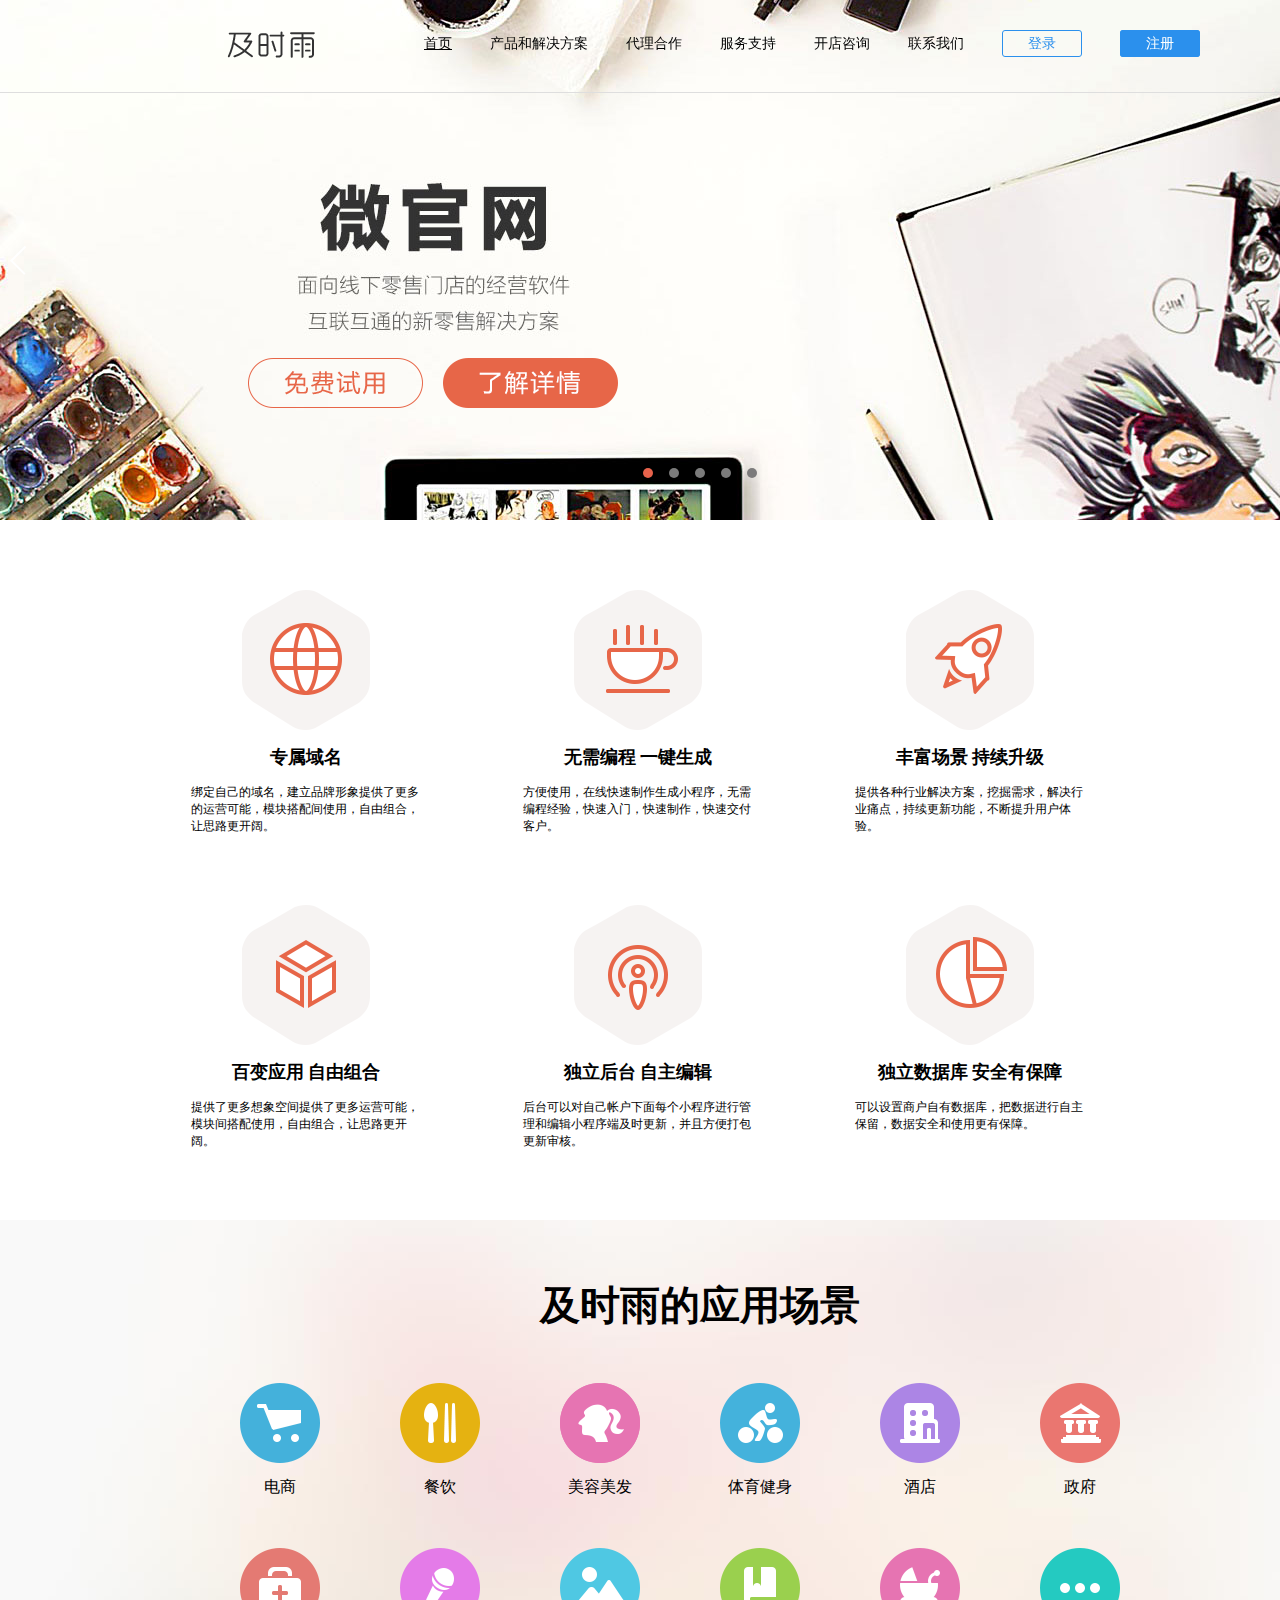
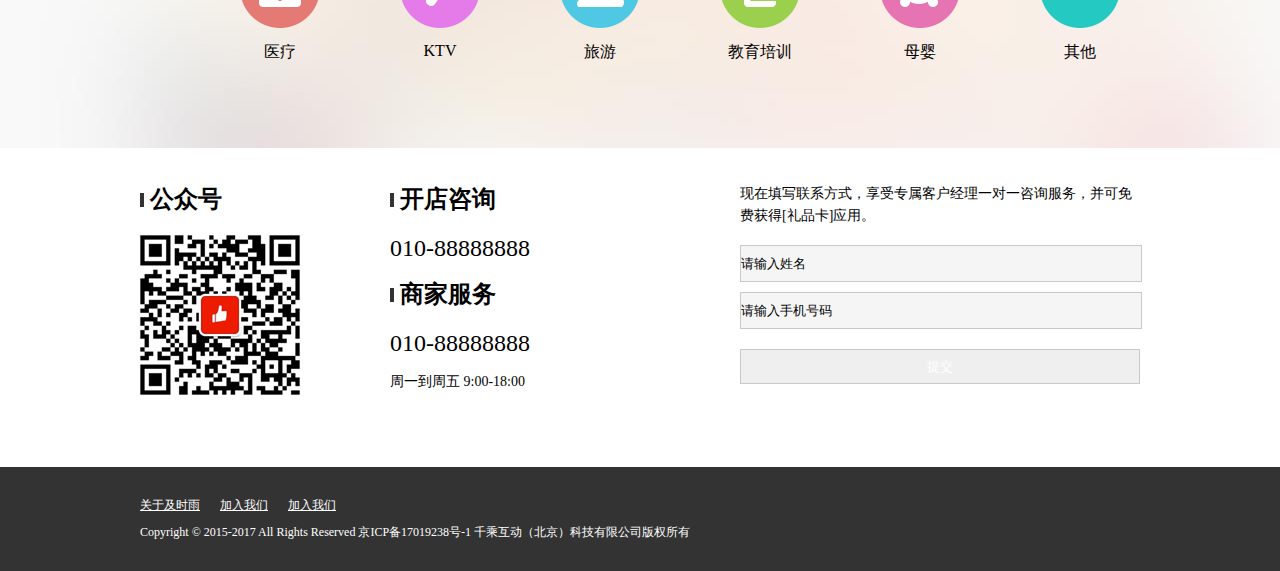
<file: index.html>
<!doctype html>
<html>
<head>
<meta charset="utf-8">
<title>及时雨_小程序开发&nbsp;小商户系统解决方案提供商</title>
<meta name="description" content="千乘互动公司是行业小商户系统解决方案提供商，微信小程序开发服务提供商" />
<link href="css/css.css" rel="stylesheet" type="text/css">
<link href="css/index.css" rel="stylesheet" type="text/css">
<link href="css/footer.css" rel="stylesheet" type="text/css">

<link rel="stylesheet" href="css/idangerous.swiper2.7.6.css">
<link rel="stylesheet" href="css/animate.min.css">
<link rel="stylesheet" href="css/style.css">
</head>

<body>
<div class="indexhead">
   <div class="midhead">

       <div class="swiper-container">
                <div class="navi">
                      <div class="menus">
                          <div class="logo"><img src="images/logo.png" alt="及时雨"></div>
                          <div class="menu">
                             <ul>
                                <li class="seled"><a href="#">首页</a></li>
                                <li><a href="#">产品和解决方案</a></li>
                                <li><a href="#">代理合作</a></li>
                                <li><a href="#">服务支持</a></li>
                                <li><a href="#">开店咨询</a></li>
                                <li><a href="#">联系我们</a></li>
                                <li class="btn_login">
                                      <a href="#">登录</a>
                                </li>
                                <li class="btn_register">
                                      <a href="#">注册</a>
                                </li>
                             </ul>
                          </div>
                      </div>
                </div>
            <a class="arrow-left" href="#"></a> 
            <a class="arrow-right" href="#"></a>
               
            <div class="swiper-wrapper">
               
                <div class="swiper-slide slide1">
                    <a href="" class="inner">
                        <a href="#" target="_blank"><img src="images/button_try.png" class="mfsy" alt="免费试用" /></a>
                        <a href="#" target="_blank"><img src="images/button_detail.png" class="ljxq" alt="了解详情" /></a>
                    </a>
                </div>
                <div class="swiper-slide slide2">
                    <a href="" class="inner">
                       <a href="#" target="_blank"><img src="images/button_try.png" class="mfsy" alt="免费试用" /></a>
                        <a href="#" target="_blank"><img src="images/button_detail.png" class="ljxq" alt="了解详情" /></a>
                    </a>
                </div>
                <div class="swiper-slide slide3">
                    <div class="inner">                        
                        <a href="#" target="_blank"><img src="images/button_try.png" class="mfsy" alt="免费试用" /></a>
                        <a href="#" target="_blank"><img src="images/button_detail.png" class="ljxq" alt="了解详情" /></a>
                    </div>    
                </div>
                <div class="swiper-slide slide4">
                    <div class="inner">                        
                        <a href="#" target="_blank"><img src="images/button_try.png" class="mfsy" alt="免费试用" /></a>
                        <a href="#" target="_blank"><img src="images/button_detail.png" class="ljxq" alt="了解详情" /></a>
                    </div>    
                </div>
                <div class="swiper-slide slide5">
                    <div class="inner">                        
                        <a href="#" target="_blank"><img src="images/button_try.png" class="mfsy" alt="免费试用" /></a>
                        <a href="#" target="_blank"><img src="images/button_detail.png" class="ljxq" alt="了解详情" /></a>
                    </div>    
                </div>
                
            </div>
                   
            <div class="pagination"></div>
            </div> 
       
   </div>
</div>
<!---->
<div class="indexbodypart">
   <div class="features">
       <img src="images/feature01.png" alt="专属域名" />
       <h4>专属域名</h4>
       <p>绑定自己的域名，建立品牌形象提供了更多的运营可能，模块搭配间使用，自由组合，让思路更开阔。</p>
   </div>
   <div class="features">
       <img src="images/feature02.png" alt="无需编程 一键生成" />
       <h4>无需编程 一键生成</h4>
       <p>方便使用，在线快速制作生成小程序，无需编程经验，快速入门，快速制作，快速交付客户。</p>
   </div>
   <div class="features">
       <img src="images/feature03.png" alt="丰富场景 持续升级" />
       <h4>丰富场景 持续升级</h4>
       <p>提供各种行业解决方案，挖掘需求，解决行业痛点，持续更新功能，不断提升用户体验。</p>
   </div>
   <div class="features">
       <img src="images/feature04.png" alt="百变应用 自由组合" />
       <h4>百变应用 自由组合</h4>
       <p>提供了更多想象空间提供了更多运营可能，模块间搭配使用，自由组合，让思路更开阔。</p>
   </div>
   <div class="features">
       <img src="images/feature05.png" alt="独立后台 自主编辑" />
       <h4>独立后台 自主编辑</h4>
       <p>后台可以对自己帐户下面每个小程序进行管理和编辑小程序端及时更新，并且方便打包更新审核。</p>
   </div>
   <div class="features">
       <img src="images/feature06.png" alt="独立数据库 安全有保障" />
       <h4>独立数据库 安全有保障</h4>
       <p>可以设置商户自有数据库，把数据进行自主保留，数据安全和使用更有保障。</p>
   </div>
</div>
<div class="clear"></div>
<div class="indexbody">
    <div class="indexbodypart">
    	<h3>及时雨的应用场景</h3>
        <ul>
           <li><img src="images/industry_01.png" alt="电商" /><p>电商</p></li>
           <li><img src="images/industry_02.png" alt="餐饮" /><p>餐饮</p></li>
           <li><img src="images/industry_03.png" alt="美容美发" /><p>美容美发</p></li>
           <li><img src="images/industry_04.png" alt="体育健身" /><p>体育健身</p></li>
           <li><img src="images/industry_05.png" alt="酒店" /><p>酒店</p></li>
           <li><img src="images/industry_06.png" alt="政府" /><p>政府</p></li>
           <li><img src="images/industry_07.png" alt="医疗" /><p>医疗</p></li>
           <li><img src="images/industry_08.png" alt="KTV" /><p>KTV</p></li>
           <li><img src="images/industry_09.png" alt="旅游" /><p>旅游</p></li>
           <li><img src="images/industry_10.png" alt="教育培训" /><p>教育培训</p></li>
           <li><img src="images/industry_11.png" alt="母婴" /><p>母婴</p></li>
           <li><img src="images/industry_12.png" alt="其他" /><p>其他</p></li>
        </ul>
    </div>
</div>
<div class="clear"></div>
<div class="indexbodypart">
   <div class="wx">
       <h5><img src="images/shu.png" />&nbsp;公众号</h5>
       <p><img src="images/qrcode.png" /></p>
   </div>
   <div class="contact">
       <h5><img src="images/shu.png" />&nbsp;开店咨询</h5>
       <p>010-88888888</p>
       <h5><img src="images/shu.png" />&nbsp;商家服务</h5>
       <p>010-88888888</p>
       <p class="servtime">周一到周五 9:00-18:00</p>
   </div>
   <div class="customerinfo">
       <p>现在填写联系方式，享受专属客户经理一对一咨询服务，并可免
费获得[礼品卡]应用。</p>
       <form action="#" name="formcustomer" method="post">
           <input class="input1" type="text" name="name" value="请输入姓名" />
           <input class="input1" type="text" name="mobilephone" value="请输入手机号码" />
           <input class="submit1" type="submit" name="submit1" value="提交" />
       </form>
   </div>
</div>
<div class="clear"></div>
<div class="footer">
    <div class="footerinfo">
         <div class="aboutlinks">
             <ul>
                <li><a href="#">关于及时雨</a></li>
                <li><a href="#">加入我们</a></li>
                <li><a href="#">加入我们</a></li>
             </ul>
         </div>
         <div class="copyrightinfo">Copyright &copy; 2015-2017  All Rights Reserved  京ICP备17019238号-1
千乘互动（北京）科技有限公司版权所有 </div> 
    </div>
</div>

<script src="js/jquery-1.10.1.min.js"></script>
<script src="js/idangerous.swiper2.7.6.min.js"></script>
<script src="js/swiper.animate1.0.2.min.js"></script>
<script>        
var mySwiper = new Swiper ('.swiper-container', {
	pagination: '.pagination',
	paginationClickable :true,
	autoplay : 10000,
	speed:1,

	//autoplayDisableOnInteraction : false,
	
	onInit: function(swiper){ //Swiper2.x的初始化是onFirstInit
		swiperAnimateCache(swiper); //隐藏动画元素 
		swiperAnimate(swiper); //初始化完成开始动画
	}, 
	onSlideChangeEnd: function(swiper){ 
	swiperAnimate(swiper); //每个slide切换结束时也运行当前slide动画
	} 
})
  
$('.arrow-left').on('click', function(e){
	e.preventDefault()
	mySwiper.swipePrev()
})
$('.arrow-right').on('click', function(e){
	e.preventDefault()
	mySwiper.swipeNext()
})    
</script> 
</body>
</html>
</file>
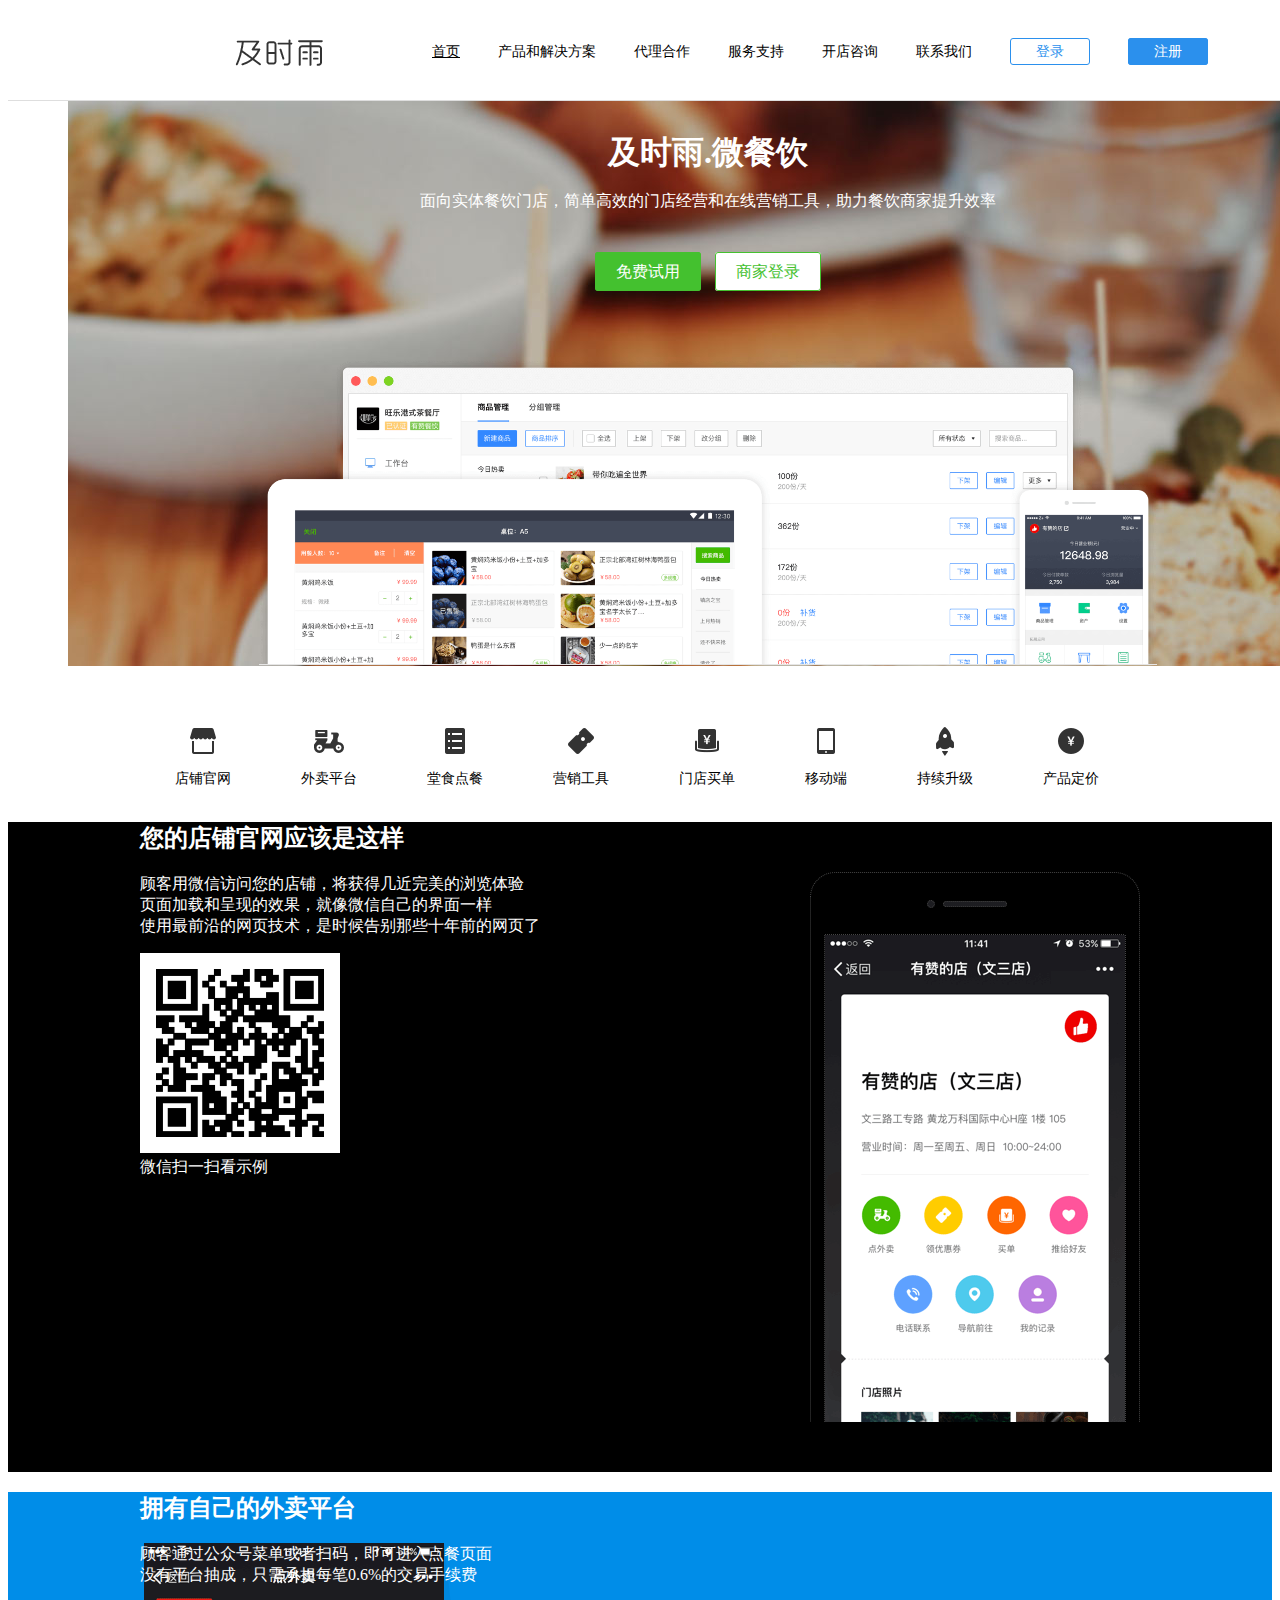
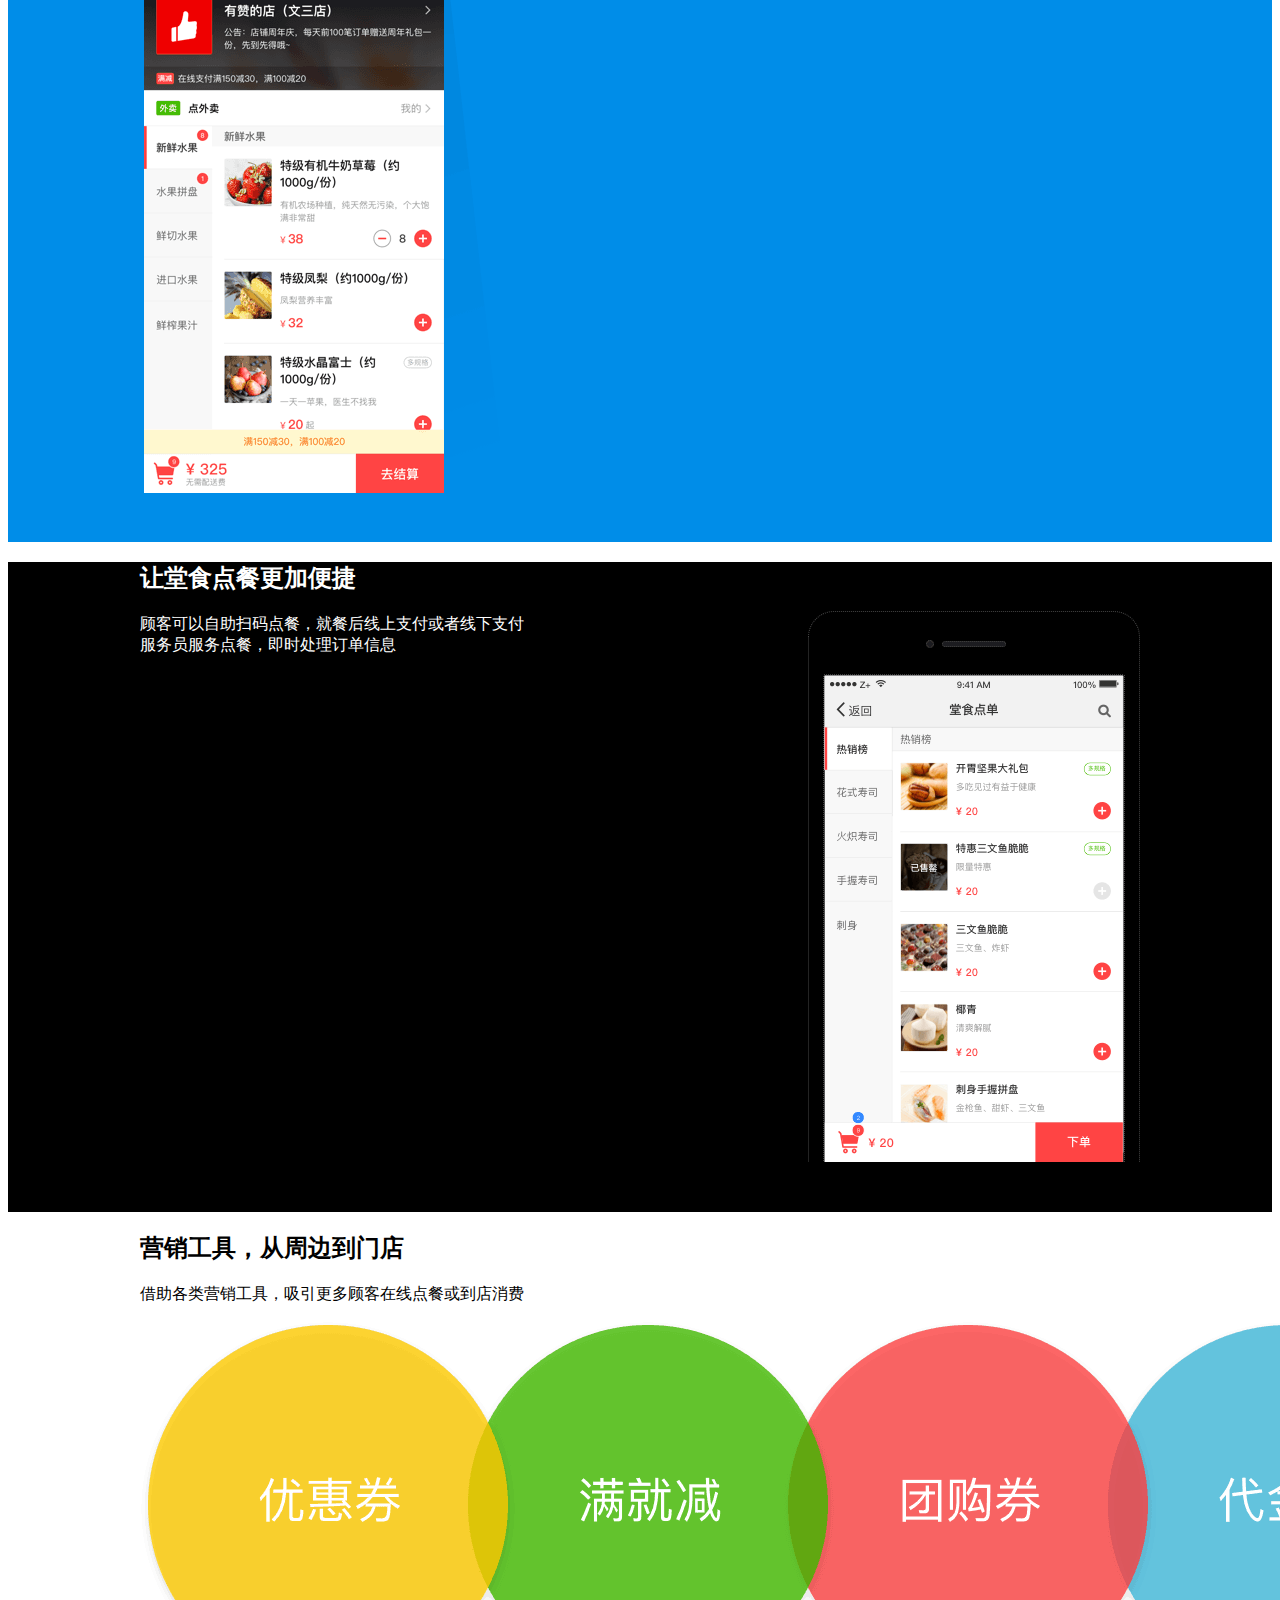
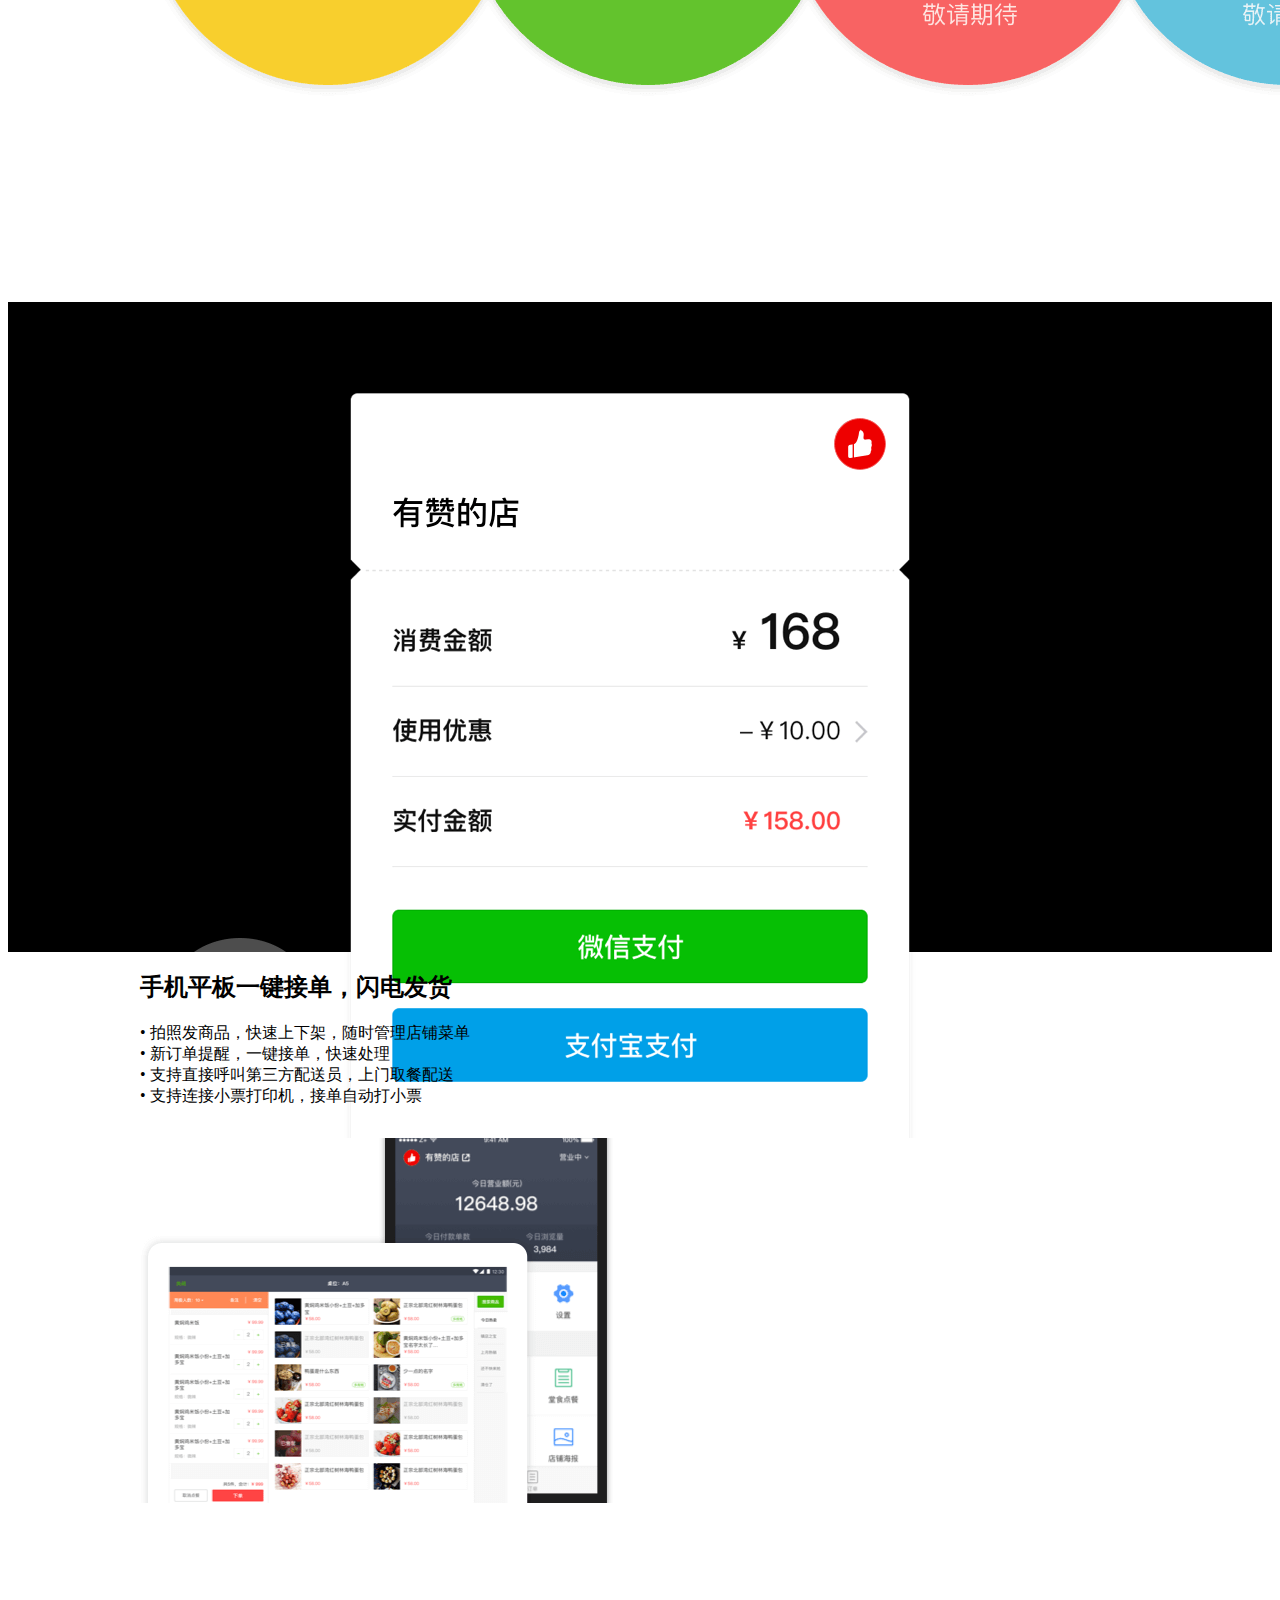
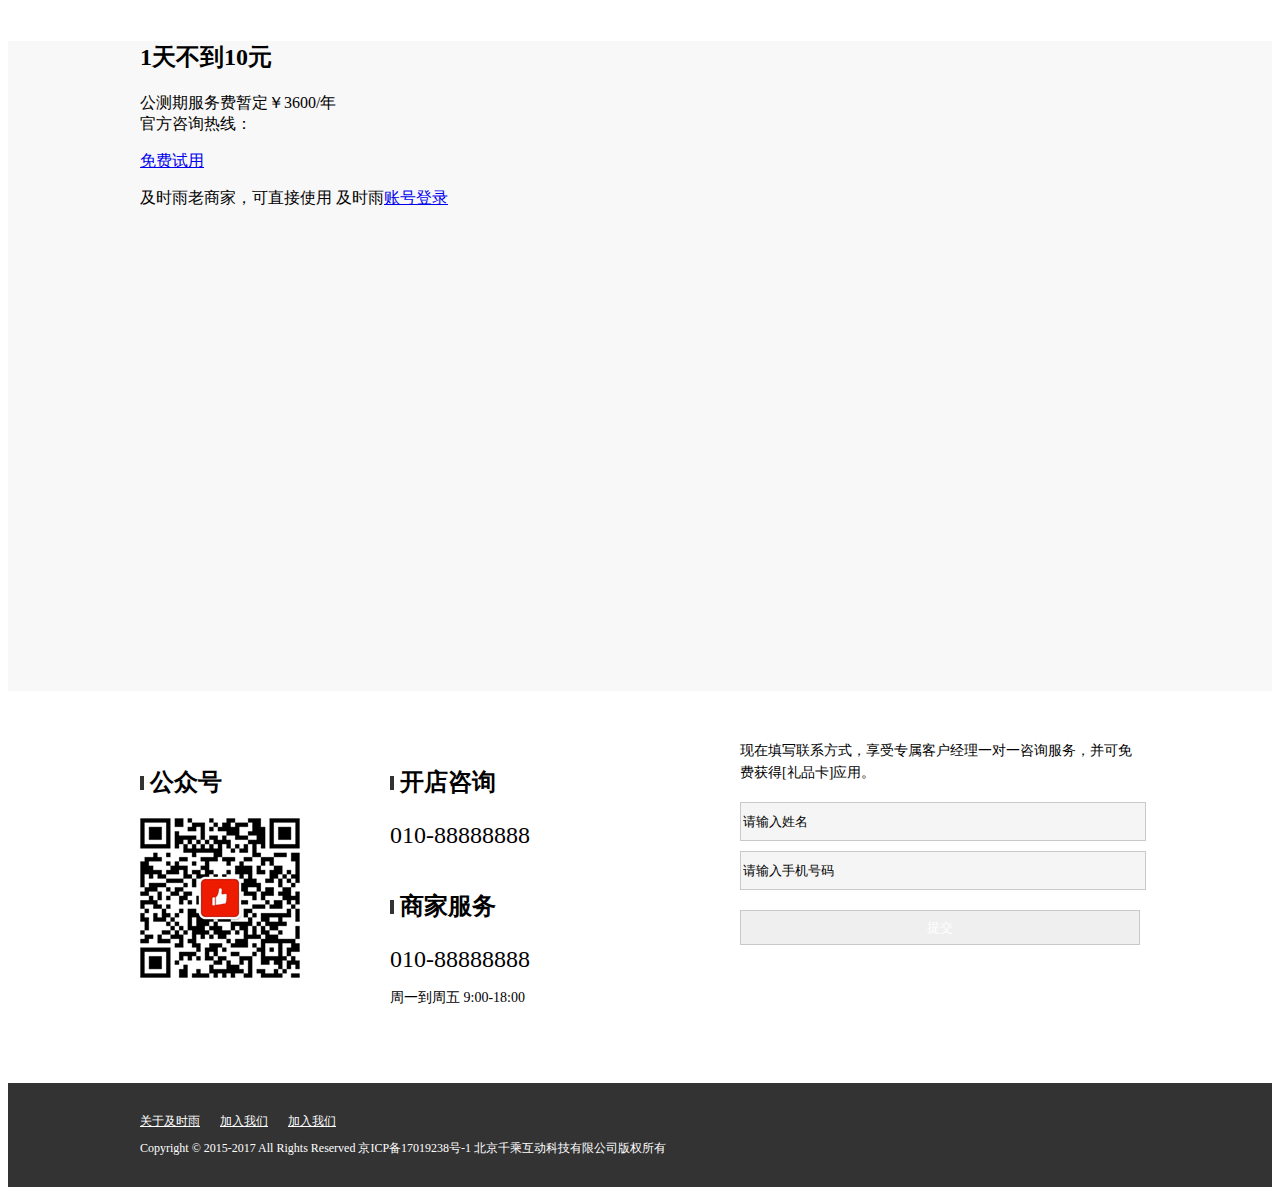
<file: dining.html>
<!doctype html>
<html>
<head>
<meta charset="utf-8">
<title>及时雨微餐饮_系统_开店</title>
<link href="css/css.css" rel="stylesheet" type="text/css">
<link href="css/header.css" rel="stylesheet" type="text/css">
<link href="css/dining.css" rel="stylesheet" type="text/css">
<link href="css/footer.css" rel="stylesheet" type="text/css">
</head>

<body>
<div class="navi">
     <div class="menus">
         <div class="logo"><img src="images/logo.png" alt="及时雨"></div>
         <div class="menu">
            <ul>
               <li class="seled"><a href="#">首页</a></li>
               <li><a href="#">产品和解决方案</a></li>
               <li><a href="#">代理合作</a></li>
               <li><a href="#">服务支持</a></li>
               <li><a href="#">开店咨询</a></li>
               <li><a href="#">联系我们</a></li>
               <li class="btn_login">
                     <a href="#">登录</a>
               </li>
               <li class="btn_register">
                     <a href="#">注册</a>
               </li>
            </ul>
         </div>
     </div>
</div>
<div class="clear"></div>
<div class="mainshow">
    <h1>及时雨.微餐饮</h1>
    <p class="maindescrip">
    面向实体餐饮门店，简单高效的门店经营和在线营销工具，助力餐饮商家提升效率
    </p>
    <div class="btns">
        <a href="#" class="mfsy">免费试用</a>
        <a href="#" class="sjdl">商家登录</a>
    </div>
    <div class="backendshow">
        <img src="images/interface.png" />
    </div>
</div>
<div class="insidenavi">
   <ul>
      <li><div class="naviicon_store"></div><h3>店铺官网</h3></li>
      <li><div class="naviicon_takeout"></div><h3>外卖平台</h3></li>
      <li><div class="naviicon_order"></div><h3>堂食点餐</h3></li>
      <li><div class="naviicon_marketing"></div><h3>营销工具</h3></li>
      <li><div class="naviicon_pay"></div><h3>门店买单</h3></li>
      <li><div class="naviicon_app"></div><h3>移动端</h3></li>
      <li><div class="naviicon_upgrade"></div><h3>持续升级</h3></li>
      <li><div class="naviicon_price"></div><h3>产品定价</h3></li>     
   </ul>
</div>
<div class="clear"></div>
<div class="desc1" id="desc1">
    <div class="descenter dcs1">
        <h2>您的店铺官网应该是这样</h2>
        <p>顾客用微信访问您的店铺，将获得几近完美的浏览体验<br />
            页面加载和呈现的效果，就像微信自己的界面一样<br />
            使用最前沿的网页技术，是时候告别那些十年前的网页了</p>
        <img src="images/erweimanew@2x.png" />
        <div>微信扫一扫看示例</div>
    </div>
</div>
<div class="desc2" id="desc2">
    <div class="descenter dcs2">
        <h2>拥有自己的外卖平台</h2>
        <p>顾客通过公众号菜单或者扫码，即可进入点餐页面<br />
            没有平台抽成，只需承担每笔0.6%的交易手续费</p>
    </div>
</div>
<div class="desc3" id="desc3">
    <div class="descenter dcs3">
        <h2>让堂食点餐更加便捷</h2>
        <p>顾客可以自助扫码点餐，就餐后线上支付或者线下支付<br />
            服务员服务点餐，即时处理订单信息</p>
    </div>
</div>
<div class="desc4" id="desc4">
    <div class="descenter">
        <h2>营销工具，从周边到门店</h2>
        <p>借助各类营销工具，吸引更多顾客在线点餐或到店消费</p>
        <img src="images/tool_yingxiao_bg@2x.png" />
    </div>
</div>
<div class="desc5" id="desc5">
    <div class="descenter">
        <h2>扫码买单，提高收银效率，提升消费体验</h2>
        <p>打印二维码台卡，放置在门店收银台，顾客使用微信或支付宝扫一扫即可买单</p>
        <div class="paymethod">
            <img src="images/wechatpay@2x.png" />
            <img src="images/illustration_pay@2x.png" />
            <img src="images/alipay.png" />
        </div>
    </div>
</div>
<div class="desc6" id="desc6">
    <div class="descenter dcs6">
        <h2>手机平板一键接单，闪电发货</h2>
        <p>• 拍照发商品，快速上下架，随时管理店铺菜单<br />
            • 新订单提醒，一键接单，快速处理<br />
            • 支持直接呼叫第三方配送员，上门取餐配送<br />
            • 支持连接小票打印机，接单自动打小票</p>
    </div>
</div>
<div class="desc7" id="desc7">
    <div class="descenter">
        <h2>1天不到10元</h2>
        <p>公测期服务费暂定￥3600/年<br>
            官方咨询热线：</p>
        <p><a href="#">免费试用</a></p>
        <p>及时雨老商家，可直接使用 及时雨<a href="#">账号登录</a></p>
    </div>
</div>
<div class="indexbodypart">
   <div class="wx">
       <h5><img src="images/shu.png" />&nbsp;公众号</h5>
       <p><img src="images/qrcode.png" /></p>
   </div>
   <div class="contact">
       <h5><img src="images/shu.png" />&nbsp;开店咨询</h5>
       <p>010-88888888</p>
       <h5><img src="images/shu.png" />&nbsp;商家服务</h5>
       <p>010-88888888</p>
       <p class="servtime">周一到周五 9:00-18:00</p>
   </div>
   <div class="customerinfo">
       <p>现在填写联系方式，享受专属客户经理一对一咨询服务，并可免
费获得[礼品卡]应用。</p>
       <form action="#" name="formcustomer" method="post">
           <input class="input1" type="text" name="name" value="请输入姓名" />
           <input class="input1" type="text" name="mobilephone" value="请输入手机号码" />
           <input class="submit1" type="submit" name="submit1" value="提交" />
       </form>
   </div>
</div>
<div class="clear"></div>
<div class="footer">
    <div class="footerinfo">
         <div class="aboutlinks">
             <ul>
                <li><a href="#">关于及时雨</a></li>
                <li><a href="#">加入我们</a></li>
                <li><a href="#">加入我们</a></li>
             </ul>
         </div>
         <div class="copyrightinfo">Copyright &copy; 2015-2017  All Rights Reserved  京ICP备17019238号-1
北京千乘互动科技有限公司版权所有 </div> 
    </div>
</div>            
</body>
</html>
</file>
<file: css/css.css>
@charset "utf-8";
/* CSS Document */
html{ padding:0; margin:0;}
ul,li{padding:0; margin:0; list-style:none;}
.clear{ clear:both;}
</file>
<file: css/index.css>
@charset "utf-8";
/* CSS Document */
.indexhead{ background:#e3e1e6}
.indexbody{ width:1400px; margin-left:auto; margin-right:auto; background:url(../images/bg_21.jpg) no-repeat; height:528px;}
/*首页头部样式*/
.midhead{ width:1400px; margin-left:auto; margin-right:auto;}
.navibar{}
.navi{ width:1400px; height:92px; position:absolute;  z-index:100; border-bottom:1px solid #dedede;}
.menus{ width:1000px;margin-left:auto; margin-right:auto;}
.logo{ float:left;}
.menu{ float:right;}
.menu ul li{ float:left; margin-top:35px; margin-left:38px; font-size:14px;}
.seled{ text-decoration:underline;}
.menu ul li a{ color:#000000; text-decoration:none;}
.menu ul li a:hover{}
.btn_login{ color:#2B90ED;}
.btn_login a{ border:1px solid #2B90ED; padding:5px 25px; text-decoration:none; color:#2B90ED;border-radius:3px;}
.btn_login a:link{ color:#2B90ED;}
.btn_login a:hover{ color:#ffffff; background:#2B90ED;}
.btn_register{ color:#ffffff;}
.btn_register a{ border:1px solid #2B90ED; padding:5px 25px;text-decoration:none; background:#2B90ED; color:#ffffff; border-radius:3px;}
.btn_register a:link{ color:#ffffff;}
.btn_register a:hover{ color:#ffffff; background:#5CB0FD;}
.focus{}
/*首页主体样式*/
.indexbodypart{ width:1000px; margin-left:auto; margin-right:auto; margin-top:35px; margin-bottom:35px;}
.features{ width:230px; display:block; float:left; margin-left:51px; margin-right:51px; padding-top:35px; padding-bottom:35px;}
.features img{ display:block; margin-left:auto; margin-right:auto; }
.features h4{ display:block; font-size:18px; text-align:center; margin-top:15px;}
.features p{ font-size:12px;margin-top:15px;}
</file>
<file: css/footer.css>
@charset "utf-8";
/* CSS Document */
/*联系方式*/
.indexbodypart{ width:1000px; margin-left:auto; margin-right:auto; margin-top:35px; margin-bottom:35px;}
.indexbodypart h3{ text-align:center; font-size:40px; padding-top:58px;}
.indexbodypart ul li{ display:block; float: left; width:80px; margin-left:40px; margin-right:40px; padding-top:50px;}
.indexbodypart ul li p{ text-align:center; padding-top:10px;}
.wx{ width:160px; float:left; margin-bottom:60px;}
.contact{ width:250px; float:left; margin-bottom:60px; margin-left:90px;}
.contact p{ font-size:24px; margin-bottom:16px;}
.contact p.servtime{ font-size:14px;}
.customerinfo{ width:400px; float:right; margin-bottom:60px;}
.customerinfo p{ font-size:14px; line-height:22px; margin-bottom:18px;}
h5{ font-size:24px; border:none; font-family:"微软雅黑"; margin-bottom:20px;}
.customerinfo input{ width:400px;height:35px;}
input.input1{  margin-bottom:10px;  background:#f5f5f5; border:1px solid #c9c9c9; }
input.submit1{  margin-top:10px; color:#FFFFFF; background:e7634c; border:1px solid #c9c9c9;}
/*版权信息*/
.footer{ background:#333333; font-size:12px}
.footerinfo{ color:#FFFFFF; width:1000px; margin-left:auto; margin-right:auto; padding-top:30px; padding-bottom:30px;}
.footerinfo a{ color:#FFFFFF}
.aboutlinks{ display:table-row;}
.aboutlinks ul{ display:block;}
.aboutlinks ul li{ float:left; margin-right:20px; padding-bottom:10px;}
.copyrightinfo{ display:table-row;}
</file>
<file: css/header.css>
@charset "utf-8";
/* CSS Document */
.navi{ width:1400px; height:92px;  border-bottom:1px solid #dedede; margin-left:auto; margin-right:auto;}
.menus{ width:1000px;margin-left:auto; margin-right:auto;}
.logo{ float:left;}
.menu{ float:right;}
.menu ul li{ float:left; margin-top:35px; margin-left:38px; font-size:14px;}
.seled{ text-decoration:underline;}
.menu ul li a{ color:#000000; text-decoration:none;}
.menu ul li a:hover{}
.btn_login{ color:#2B90ED;}
.btn_login a{ border:1px solid #2B90ED; padding:5px 25px; text-decoration:none; color:#2B90ED;border-radius:3px;}
.btn_login a:link{ color:#2B90ED;}
.btn_login a:hover{ color:#ffffff; background:#2B90ED;}
.btn_register{ color:#ffffff;}
.btn_register a{ border:1px solid #2B90ED; padding:5px 25px;text-decoration:none; background:#2B90ED; color:#ffffff; border-radius:3px;}
.btn_register a:link{ color:#ffffff;}
.btn_register a:hover{ color:#ffffff; background:#5CB0FD;}
.focus{}
</file>
<file: css/dining.css>
@charset "utf-8";
/* CSS Document */
.mainshow{ width:1400px; margin-left:auto; margin-right:auto; height:565px; background:url(../images/banner_dining.jpg) no-repeat center;}
.mainshow h1{ margin:0; text-align:center; padding-top:30px; color:#ffffff;}
.maindescrip{ color:#ffffff; text-align:center;}
.btns{ text-align:center; margin-top:50px; }
.btns a{border:1px solid #44C12F; padding:10px 20px; border-radius:3px; text-decoration:none;}
.mfsy{ background:#44C12F; color:#ffffff; margin-right:5px;}
.sjdl{ background:#ffffff; color:#44C12F; margin-left:5px;}
.backendshow{ margin-left:auto; margin-right:auto;  text-align:center; margin-top:76px;}
.backendshow img{ height:306px; margin-left:auto; margin-right:auto;}
.insidenavi{ width:1000px; margin:0 auto; margin-top:60px;}
.insidenavi ul li{ float:left; margin:0 35px;}
.insidenavi ul li div{ width:30px; height:30px; margin:0 auto;}
.insidenavi ul li h3{ font-family:"宋体"; font-size:14px; font-weight:normal; text-align:center;}
.naviicon_store{ background:url(../images/sprites.png) no-repeat;background-position:-144px -96px;}
.naviicon_takeout{background:url(../images/sprites.png) no-repeat;background-position:-104px -104px;}
.naviicon_order{background:url(../images/sprites.png) no-repeat;background-position:-144px -64px;}
.naviicon_marketing{background:url(../images/sprites.png) no-repeat;background-position:-72px -104px;}
.naviicon_pay{background:url(../images/sprites.png) no-repeat;background-position:-72px -72px;}
.naviicon_app{background:url(../images/sprites.png) no-repeat;background-position:-144px -32px;}
.naviicon_upgrade{background:url(../images/sprites.png) no-repeat;background-position:-144px 0;}
.naviicon_price{background:url(../images/sprites.png) no-repeat;background-position:-104px -72px;}

/*主体分项介绍*/
.descenter{ width: 1000px; height: 650px; margin: 0 auto;}
.desc1{ width:100%; background:#000000;}
.dcs1{background: url("../images/bg_store.png") no-repeat right; color: #FFFFFF;}
.desc2{ width:100%; background:#008DE8;}
.dcs2{background: url("../images/take_out_platform.png") no-repeat left; color: #FFFFFF;}
.desc3{width:100%; background:#000000;}
.dcs3{background: url("../images/illustration_order.png") no-repeat right; color: #FFFFFF;}
.desc4{width:100%; }
.desc5{width:100%; background:#000000; }
.desc6{width:100%; }
.dcs6{background: url("../images/dian.png") no-repeat left;}
.desc7{width:100%; background:#F8F8F8;}
</file>
<file: css/idangerous.swiper2.7.6.css>
/* Qiansom */
.swiper-container {
	width:1400px;
	height:520px;
	margin:0 auto;
	position:relative;
	overflow:hidden;
	direction:ltr;
	-webkit-backface-visibility:hidden;
	-moz-backface-visibility:hidden;
	-ms-backface-visibility:hidden;
	-o-backface-visibility:hidden;
	backface-visibility:hidden;
	/* Fix of Webkit flickering */
	z-index:1;
}
.swiper-wrapper {
	position:relative;
	width:100%;
	-webkit-transition-property:-webkit-transform, left, top;
	-webkit-transition-duration:0s;
	-webkit-transform:translate3d(0px,0,0);
	-webkit-transition-timing-function:ease;
	
	-moz-transition-property:-moz-transform, left, top;
	-moz-transition-duration:0s;
	-moz-transform:translate3d(0px,0,0);
	-moz-transition-timing-function:ease;
	
	-o-transition-property:-o-transform, left, top;
	-o-transition-duration:0s;
	-o-transform:translate3d(0px,0,0);
	-o-transition-timing-function:ease;
	-o-transform:translate(0px,0px);
	
	-ms-transition-property:-ms-transform, left, top;
	-ms-transition-duration:0s;
	-ms-transform:translate3d(0px,0,0);
	-ms-transition-timing-function:ease;
	
	transition-property:transform, left, top;
	transition-duration:0s;
	transform:translate3d(0px,0,0);
	transition-timing-function:ease;

	-webkit-box-sizing: content-box;
	-moz-box-sizing: content-box;
	box-sizing: content-box;
}
.swiper-free-mode > .swiper-wrapper {
	-webkit-transition-timing-function: ease-out;
	-moz-transition-timing-function: ease-out;
	-ms-transition-timing-function: ease-out;
	-o-transition-timing-function: ease-out;
	transition-timing-function: ease-out;
	margin: 0 auto;
}
.swiper-slide {
	float: left;
	-webkit-box-sizing: content-box;
	-moz-box-sizing: content-box;
	box-sizing: content-box;
}

/* IE10 Windows Phone 8 Fixes */
.swiper-wp8-horizontal {
	-ms-touch-action: pan-y;
}
.swiper-wp8-vertical {
	-ms-touch-action: pan-x;
}

/* ===============================================================
Your custom styles, here you need to specify container's and slide's
sizes, pagination, etc.
================================================================*/
.swiper-container {
	/* Specify Swiper's Size: */

	/*width:200px;
	height: 100px;*/
}
.swiper-slide {
	/* Specify Slides's Size: */
	
	/*width: 100%;
	height: 100%;*/
}
.swiper-slide-active {
	/* Specific active slide styling: */
	
}
.swiper-slide-visible {
	/* Specific visible slide styling: */	

}
/* ===============================================================
Pagination Styles
================================================================*/
.swiper-pagination-switch {
	/* Stylize pagination button: */	

}
.swiper-active-switch {
	/* Specific active button style: */	
	
}
.swiper-visible-switch {
	/* Specific visible button style: */	
	
}
</file>
<file: css/style.css>
﻿@charset "utf-8";
*{
	padding:0;
	margin:0;
}
.swiper-container{
	height:520px;
}
.arrow-left {
  background: url(../images/arrows.png) no-repeat left top;
  position: absolute;
  left: 10px;
  top: 50%;
  margin-top: -15px;
  width: 17px;
  height: 30px;
  z-index:10;
}
.arrow-right {
  background: url(../images/arrows.png) no-repeat left bottom;
  position: absolute;
  right: 10px;
  top: 50%;
  margin-top: -15px;
  width: 17px;
  height: 30px;
  z-index:10;
}
.pagination {
  position: absolute;
  left: 0;
  text-align: center;
  bottom:38px;
  width: 100%;
}
.swiper-pagination-switch {
  display: inline-block;
  width: 10px;
  height: 10px;
  border-radius: 10px;
  background: #7b7b7b;
  margin: 0 8px;
  cursor: pointer;
}
.swiper-active-switch {
  background: #e7634c;
}
.swiper-slide{
	position:relative;
	opacity:0;
	transition: opacity 0.7s ease-in-out;
}
.swiper-slide-active{
	opacity:1;
}
.swiper-slide .img{
	position:absolute;
}
.inner{
	position:relative;
	display:block;
	width:1000px;
	height:500px;
	margin:0 auto;
}
.slide1{
	background:url(../images/slide1.jpg)
}
.slide2{
	background:url(../images/slide2.jpg)
}
.slide3{
	background:url(../images/slide3.jpg)
}
.slide4{
	background:url(../images/slide4.jpg)
}
.slide5{
	background:url(../images/slide5.jpg)
}

.slide1 .mfsy{ position:absolute; top:358px; left:248px;}
.slide1 .ljxq{ position:absolute; top:358px; left:443px;}
.slide2 .mfsy{ position:absolute; top:358px; left:248px;}
.slide2 .ljxq{ position:absolute; top:358px; left:443px;}
.slide3 .mfsy{ position:absolute; top:358px; left:48px;}
.slide3 .ljxq{ position:absolute; top:358px; left:243px;}
.slide4 .mfsy{ position:absolute; top:358px; left:48px;}
.slide4 .ljxq{ position:absolute; top:358px; left:243px;}
.slide5 .mfsy{ position:absolute; top:358px; left:48px;}
.slide5 .ljxq{ position:absolute; top:358px; left:243px;}


.loop{
	animation-iteration-count: infinite;/*无限*/
	animation-timing-function:linear;/*平滑*/
}
.targetBtn {
    margin-top: 20px;
    position: absolute;
    bottom: 60px;
    left: 352px;
    z-index: 999;
}
.targetBtn a{
	height:50px;
	border-radius:50px;
	background:rgba(0,0,0,.5);
	float:left;
	line-height:50px;
	text-align:center;
	color:#fff;
	text-decoration:none;
	}
.targetBtn .a1{
	width:110px;
	}
.targetBtn .a2{
	width:170px;
	margin-left:15px;
	}
	
/*自定义CSS动画*/
.moveRight{-webkit-animation-name:moveRight;animation-name:moveRight}
@-webkit-keyframes moveRight{0%{opacity: 0;left:0px;}
10%{opacity: 1;}
100%{opacity: 1;left:550px;}}
@keyframes moveRight{0%{opacity: 0;left:0px;}
10%{opacity: 1;}
100%{opacity: 1;left:550px;}}

.moveLeft{-webkit-animation-name:moveLeft;animation-name:moveLeft}
@-webkit-keyframes moveLeft{0%{opacity:0;left:390px;}
10%{opacity:1;}
100%{opacity:1;left:-370px;}}
@keyframes moveLeft{0%{opacity:0;left:390px;}
10%{opacity:1;}
100%{opacity:1;left:-370px;}}
</file>
